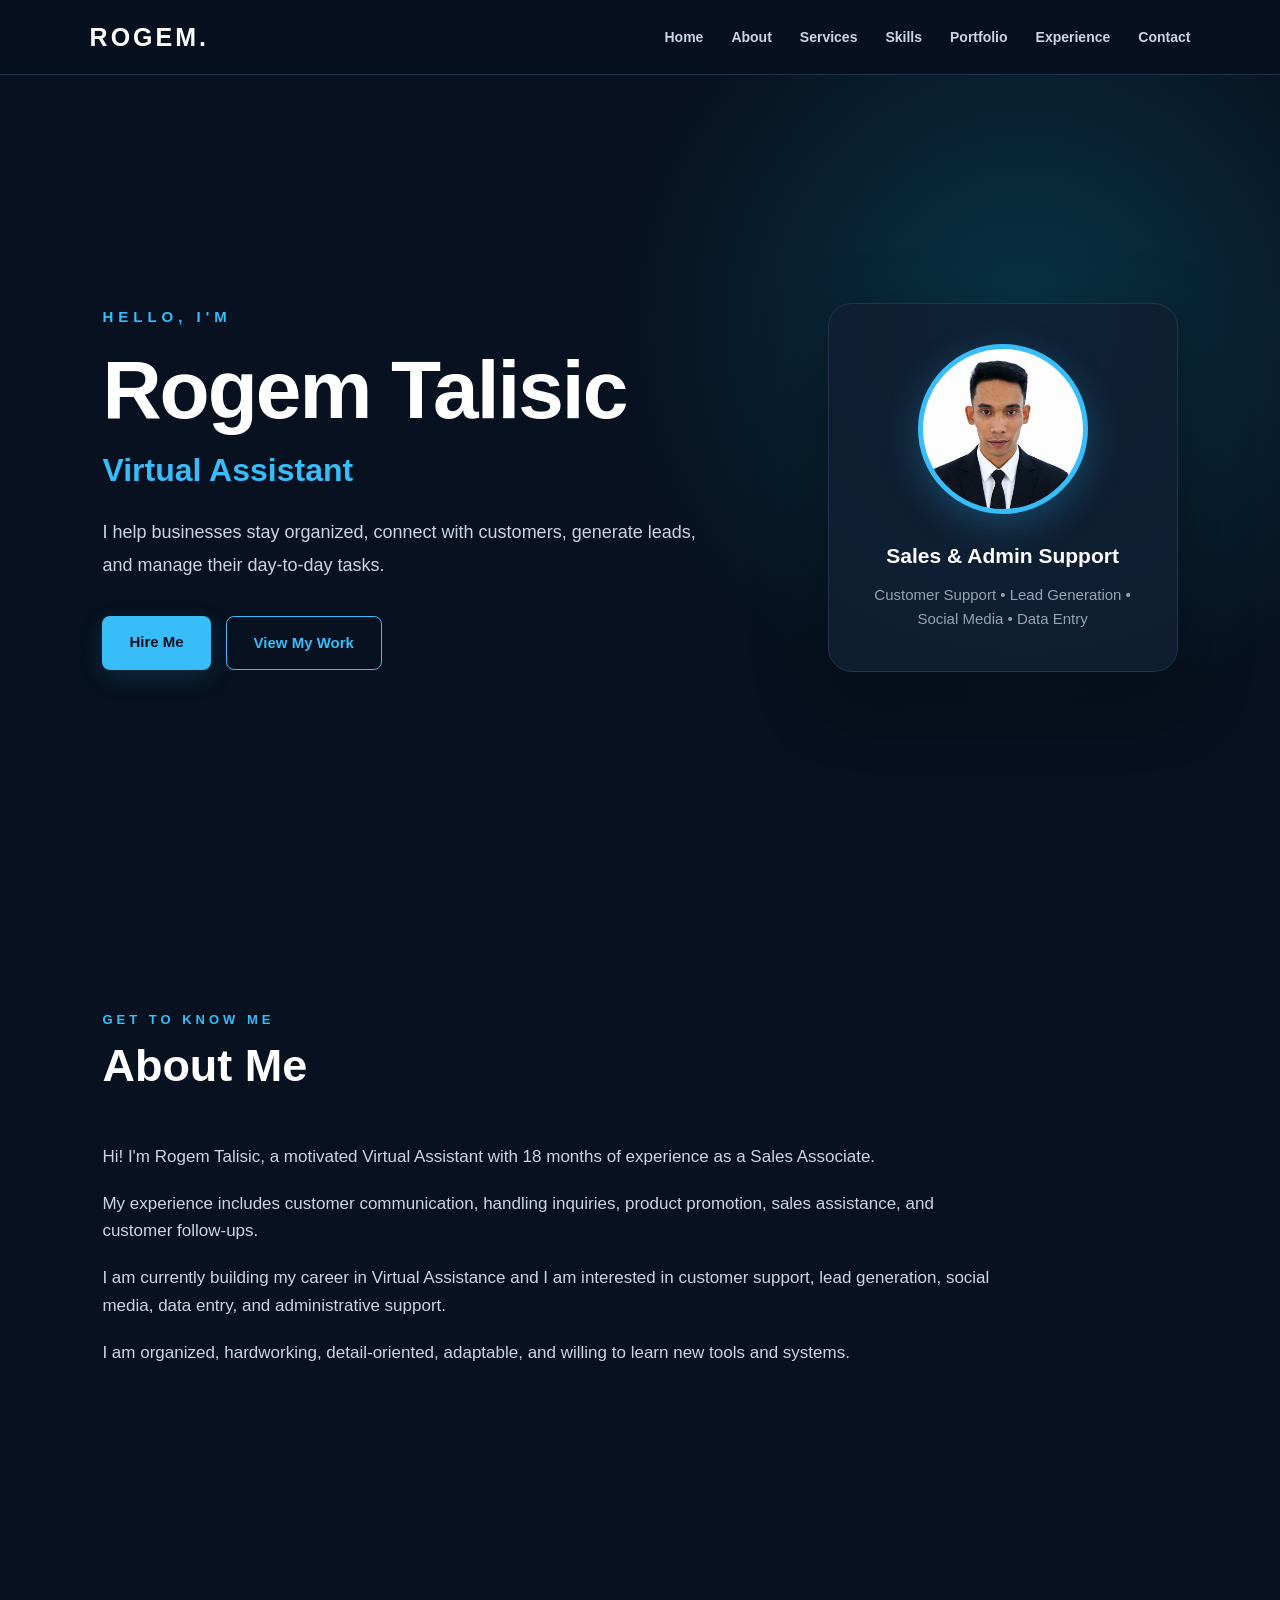
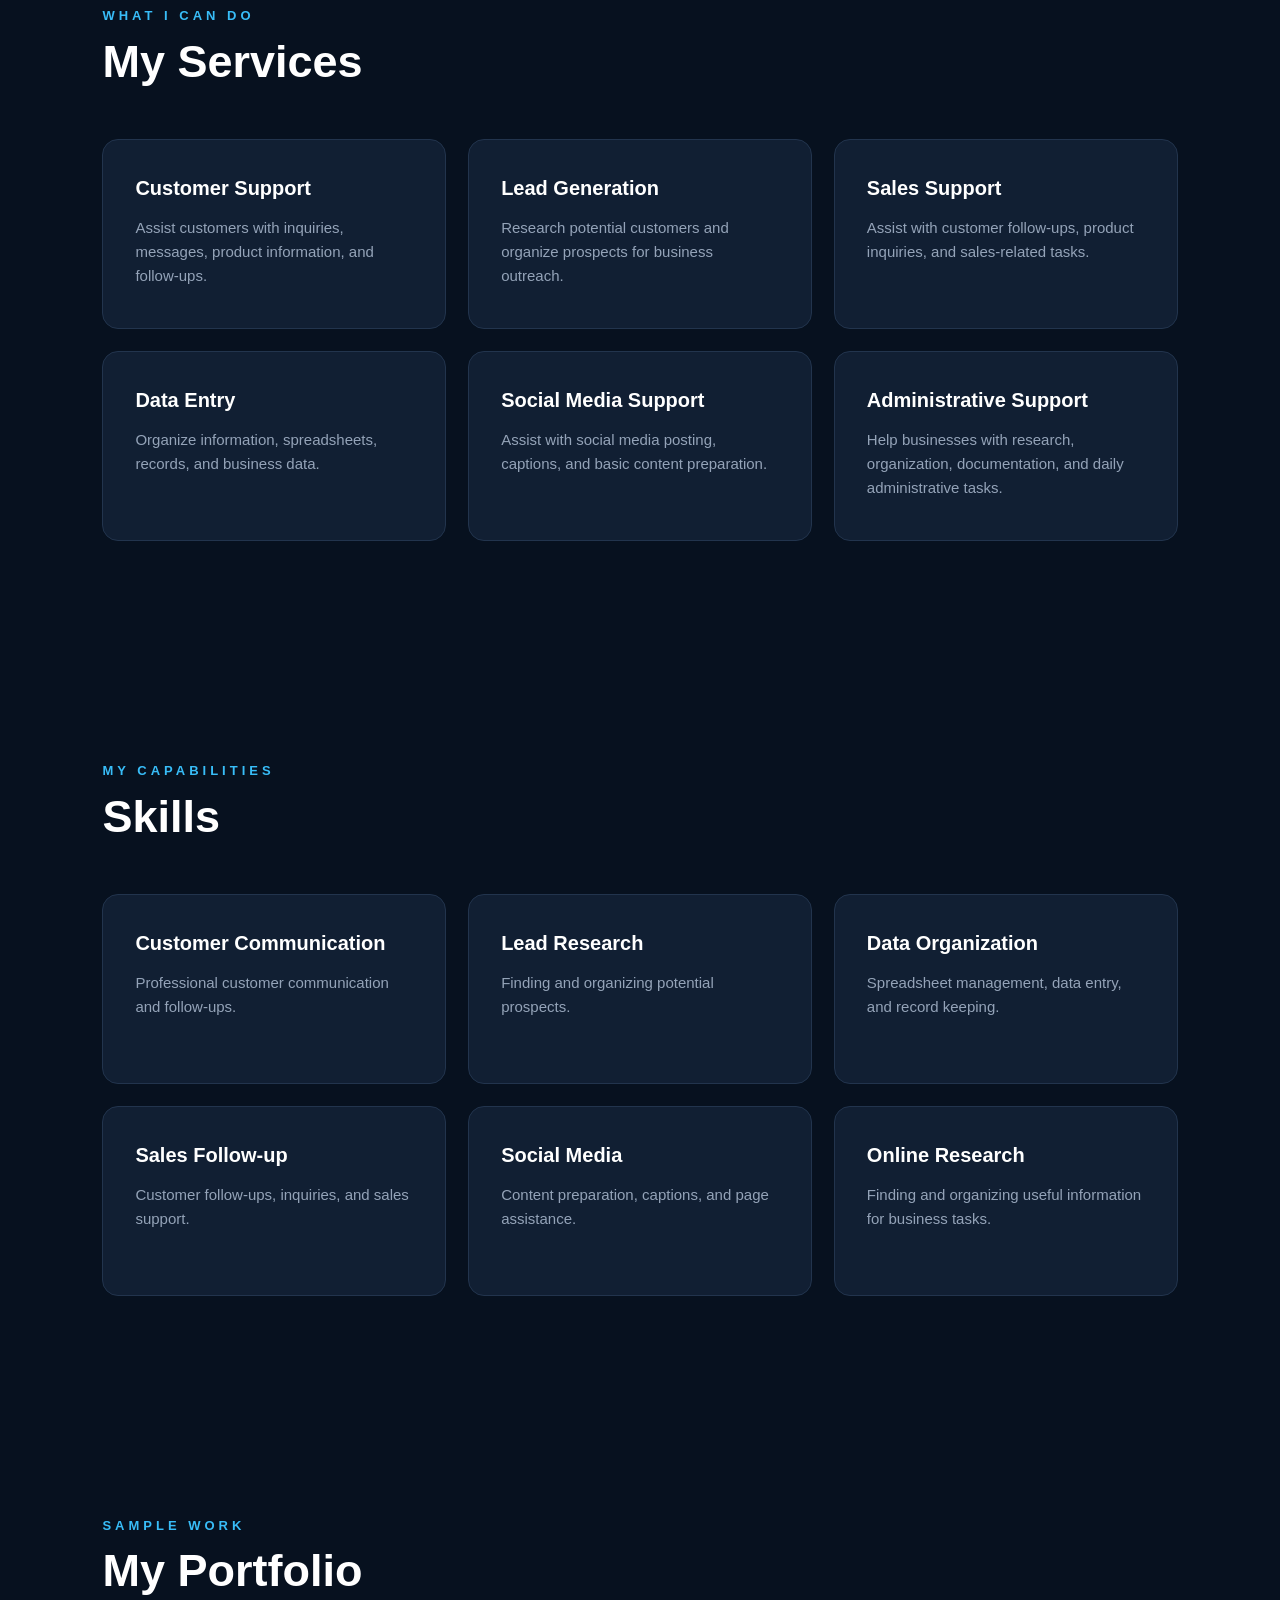
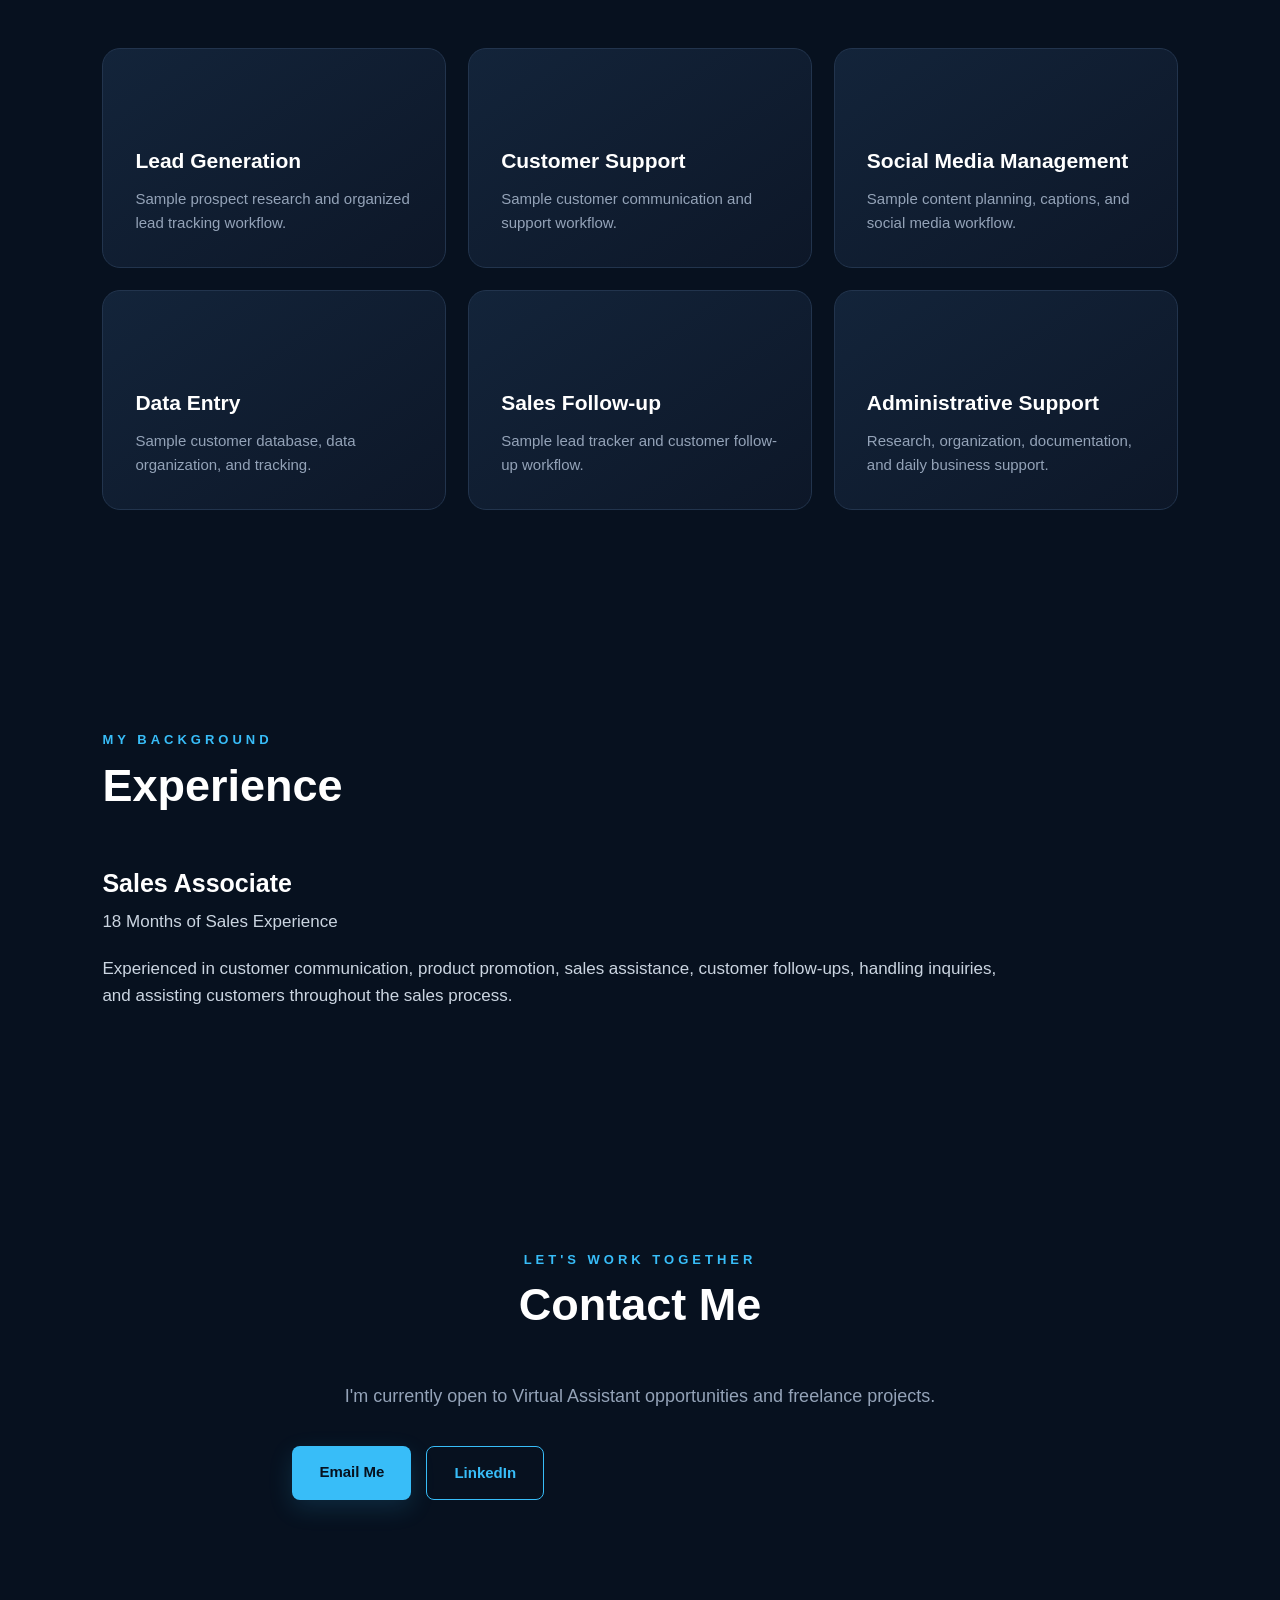
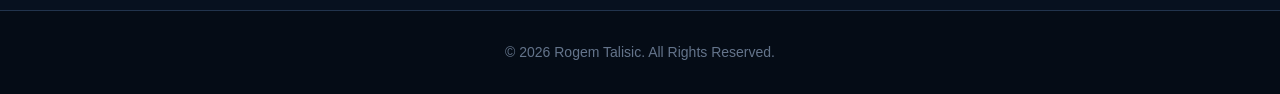
<file: index.html>
<!DOCTYPE html>
<html lang="en">

<head>

    <meta charset="UTF-8">

    <meta name="viewport"
          content="width=device-width, initial-scale=1.0">

    <meta name="description"
          content="Rogem Talisic - Virtual Assistant Portfolio">

    <title>Rogem Talisic | Virtual Assistant</title>

    <link rel="stylesheet" href="style.css">

</head>


<body>


<!-- NAVIGATION -->

<nav>

    <div class="logo">
        ROGEM.
    </div>


    <div class="nav-links">

        <a href="#home">Home</a>

        <a href="#about">About</a>

        <a href="#services">Services</a>

        <a href="#skills">Skills</a>

        <a href="#portfolio">Portfolio</a>

        <a href="#experience">Experience</a>

        <a href="#contact">Contact</a>

    </div>

</nav>



<!-- HERO -->

<section id="home" class="hero">


    <div class="hero-text">

        <p class="small-title">
            HELLO, I'M
        </p>


        <h1>
            Rogem Talisic
        </h1>


        <h2>
            Virtual Assistant
        </h2>


        <p class="description">

            I help businesses stay organized,
            connect with customers, generate leads,
            and manage their day-to-day tasks.

        </p>


        <div class="buttons">

            <a href="#contact"
               class="btn primary">

                Hire Me

            </a>


            <a href="#portfolio"
               class="btn secondary">

                View My Work

            </a>

        </div>

    </div>



    <div class="hero-card">

        <div class="profile-circle">

            <img
                src="images/profile.jpg"
                alt="Rogem Talisic - Virtual Assistant">

        </div>


        <h3>
            Sales & Admin Support
        </h3>


        <p>

            Customer Support •
            Lead Generation •
            Social Media •
            Data Entry

        </p>

    </div>


</section>



<!-- ABOUT -->

<section id="about"
         class="section">


    <div class="section-title">

        <p>
            GET TO KNOW ME
        </p>

        <h2>
            About Me
        </h2>

    </div>


    <div class="about-content">


        <p>

            Hi! I'm Rogem Talisic, a motivated
            Virtual Assistant with 18 months
            of experience as a Sales Associate.

        </p>


        <p>

            My experience includes customer
            communication, handling inquiries,
            product promotion, sales assistance,
            and customer follow-ups.

        </p>


        <p>

            I am currently building my career
            in Virtual Assistance and I am
            interested in customer support,
            lead generation, social media,
            data entry, and administrative support.

        </p>


        <p>

            I am organized, hardworking,
            detail-oriented, adaptable,
            and willing to learn new tools
            and systems.

        </p>


    </div>

</section>



<!-- SERVICES -->

<section id="services"
         class="section">


    <div class="section-title">

        <p>
            WHAT I CAN DO
        </p>

        <h2>
            My Services
        </h2>

    </div>


    <div class="services-grid">


        <div class="service-card">

            <h3>
                Customer Support
            </h3>

            <p>

                Assist customers with inquiries,
                messages, product information,
                and follow-ups.

            </p>

        </div>


        <div class="service-card">

            <h3>
                Lead Generation
            </h3>

            <p>

                Research potential customers
                and organize prospects for
                business outreach.

            </p>

        </div>


        <div class="service-card">

            <h3>
                Sales Support
            </h3>

            <p>

                Assist with customer follow-ups,
                product inquiries, and
                sales-related tasks.

            </p>

        </div>


        <div class="service-card">

            <h3>
                Data Entry
            </h3>

            <p>

                Organize information,
                spreadsheets, records,
                and business data.

            </p>

        </div>


        <div class="service-card">

            <h3>
                Social Media Support
            </h3>

            <p>

                Assist with social media
                posting, captions, and
                basic content preparation.

            </p>

        </div>


        <div class="service-card">

            <h3>
                Administrative Support
            </h3>

            <p>

                Help businesses with research,
                organization, documentation,
                and daily administrative tasks.

            </p>

        </div>


    </div>

</section>



<!-- SKILLS -->

<section id="skills"
         class="section">


    <div class="section-title">

        <p>
            MY CAPABILITIES
        </p>

        <h2>
            Skills
        </h2>

    </div>


    <div class="services-grid">


        <div class="service-card">

            <h3>
                Customer Communication
            </h3>

            <p>
                Professional customer
                communication and follow-ups.
            </p>

        </div>


        <div class="service-card">

            <h3>
                Lead Research
            </h3>

            <p>
                Finding and organizing
                potential prospects.
            </p>

        </div>


        <div class="service-card">

            <h3>
                Data Organization
            </h3>

            <p>
                Spreadsheet management,
                data entry, and record keeping.
            </p>

        </div>


        <div class="service-card">

            <h3>
                Sales Follow-up
            </h3>

            <p>
                Customer follow-ups,
                inquiries, and sales support.
            </p>

        </div>


        <div class="service-card">

            <h3>
                Social Media
            </h3>

            <p>
                Content preparation,
                captions, and page assistance.
            </p>

        </div>


        <div class="service-card">

            <h3>
                Online Research
            </h3>

            <p>
                Finding and organizing useful
                information for business tasks.
            </p>

        </div>


    </div>

</section>



<!-- PORTFOLIO -->

<section id="portfolio"
         class="section">


    <div class="section-title">

        <p>
            SAMPLE WORK
        </p>

        <h2>
            My Portfolio
        </h2>

    </div>


    <div class="portfolio-grid">


        <!-- LEAD GENERATION -->

        <a href="lead-generation.html"
           class="portfolio-card"
           style="text-decoration:none;">

            <h3>
                Lead Generation
            </h3>

            <p>

                Sample prospect research
                and organized lead tracking
                workflow.

            </p>

        </a>



        <!-- CUSTOMER SUPPORT -->

        <a href="customer-support.html"
           class="portfolio-card"
           style="text-decoration:none;">

            <h3>
                Customer Support
            </h3>

            <p>

                Sample customer communication
                and support workflow.

            </p>

        </a>



        <!-- SOCIAL MEDIA -->

        <a href="social-media.html"
           class="portfolio-card"
           style="text-decoration:none;">

            <h3>
                Social Media Management
            </h3>

            <p>

                Sample content planning,
                captions, and social media workflow.

            </p>

        </a>



        <!-- DATA ENTRY -->

        <a href="data-entry.html"
           class="portfolio-card"
           style="text-decoration:none;">

            <h3>
                Data Entry
            </h3>

            <p>

                Sample customer database,
                data organization, and tracking.

            </p>

        </a>



        <!-- SALES FOLLOW-UP -->

        <a href="sales-follow-up.html"
           class="portfolio-card"
           style="text-decoration:none;">

            <h3>
                Sales Follow-up
            </h3>

            <p>

                Sample lead tracker and
                customer follow-up workflow.

            </p>

        </a>



        <!-- ADMIN SUPPORT -->

        <a href="#services"
           class="portfolio-card"
           style="text-decoration:none;">

            <h3>
                Administrative Support
            </h3>

            <p>

                Research, organization,
                documentation, and daily
                business support.

            </p>

        </a>


    </div>

</section>



<!-- EXPERIENCE -->

<section id="experience"
         class="section">


    <div class="section-title">

        <p>
            MY BACKGROUND
        </p>

        <h2>
            Experience
        </h2>

    </div>


    <div class="about-content">


        <h3>
            Sales Associate
        </h3>


        <p>
            18 Months of Sales Experience
        </p>


        <p>

            Experienced in customer communication,
            product promotion, sales assistance,
            customer follow-ups, handling inquiries,
            and assisting customers throughout
            the sales process.

        </p>


    </div>

</section>



<!-- CONTACT -->

<section id="contact"
         class="section contact">


    <div class="section-title">

        <p>
            LET'S WORK TOGETHER
        </p>

        <h2>
            Contact Me
        </h2>

    </div>


    <p>

        I'm currently open to Virtual Assistant
        opportunities and freelance projects.

    </p>


    <div class="buttons">


        <a
            href="mailto:rogemtalisic96@gmail.com"
            class="btn primary">

            Email Me

        </a>


        <a
            href="https://www.linkedin.com/in/rogem-talisic-723a62379"
            target="_blank"
            class="btn secondary">

            LinkedIn

        </a>


    </div>

</section>



<!-- FOOTER -->

<footer>

    <p>
        © 2026 Rogem Talisic. All Rights Reserved.
    </p>

</footer>


</body>

</html>
</file>
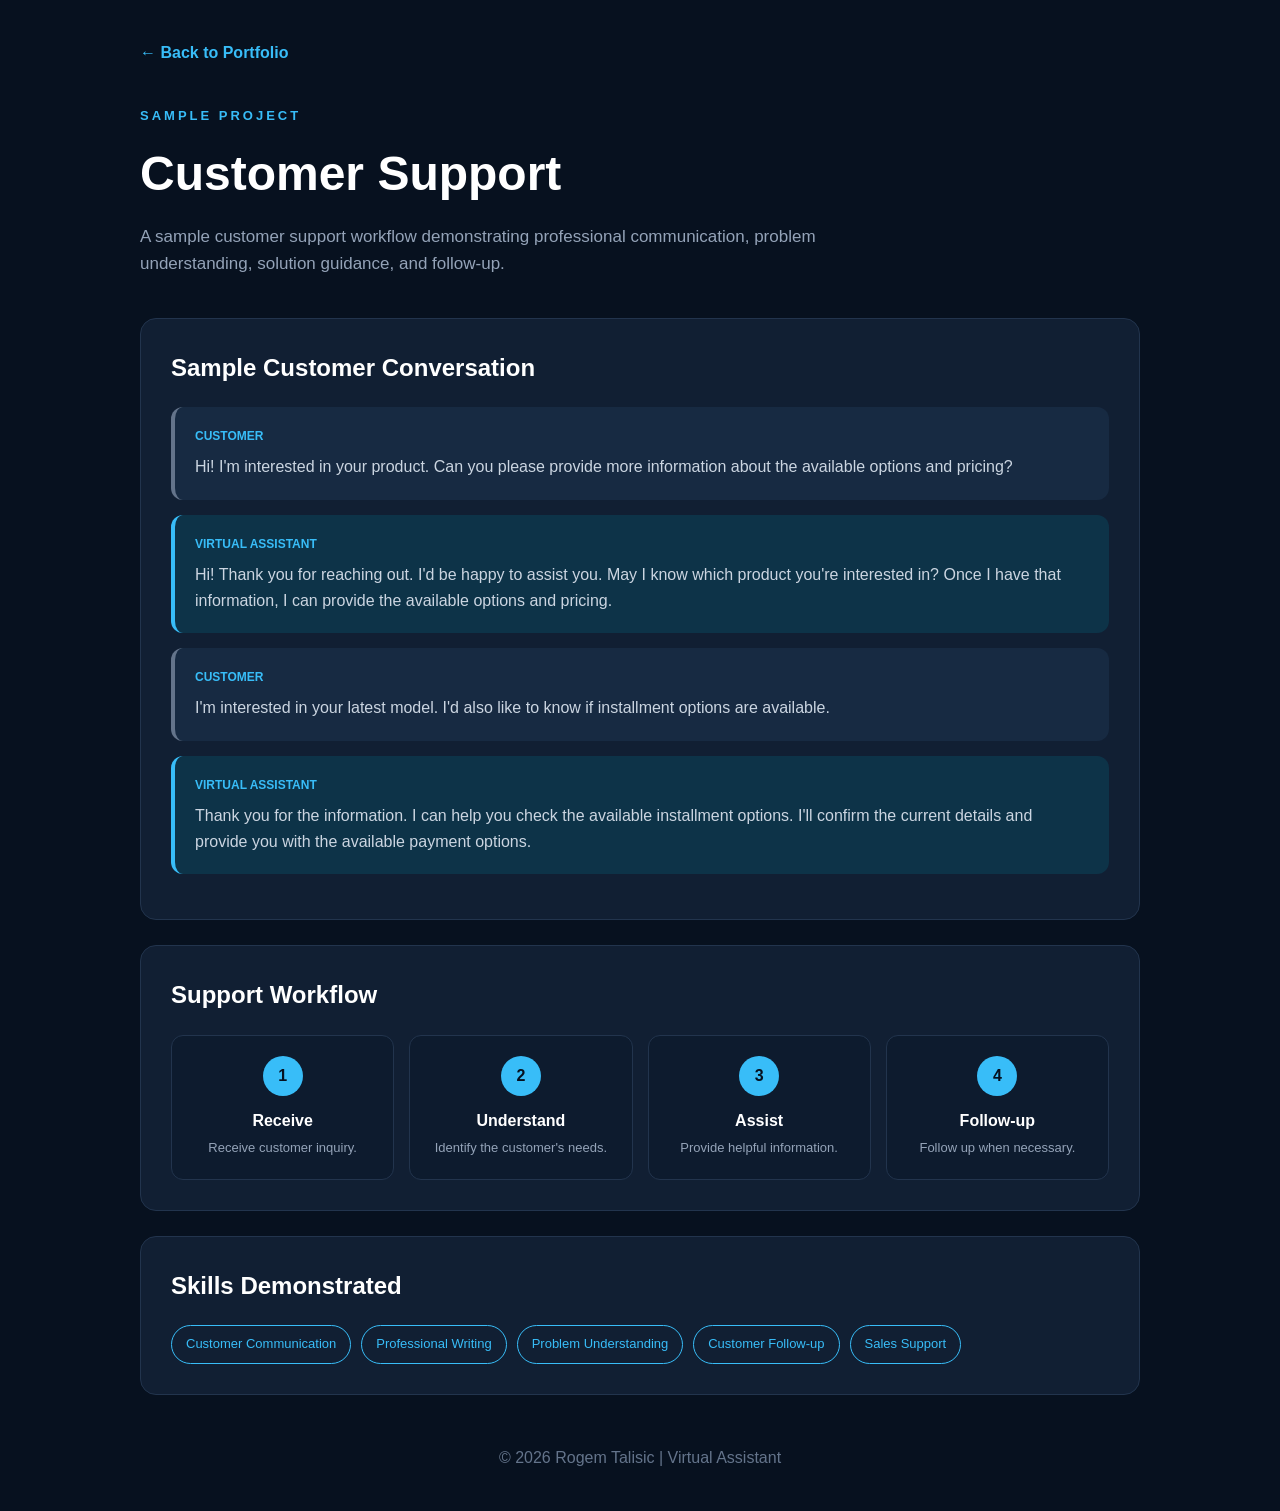
<file: customer-support.html>
<!DOCTYPE html>
<html lang="en">

<head>

    <meta charset="UTF-8">

    <meta name="viewport"
          content="width=device-width, initial-scale=1.0">

    <title>Customer Support Sample | Rogem Talisic</title>

    <style>

        * {
            margin: 0;
            padding: 0;
            box-sizing: border-box;
        }

        body {
            font-family: Arial, sans-serif;
            background: #07111f;
            color: #ffffff;
            line-height: 1.6;
            padding: 40px 6%;
        }

        .container {
            max-width: 1000px;
            margin: auto;
        }

        .back {
            display: inline-block;
            margin-bottom: 40px;
            color: #38bdf8;
            text-decoration: none;
            font-weight: bold;
        }

        .back:hover {
            text-decoration: underline;
        }

        .label {
            color: #38bdf8;
            font-size: 13px;
            font-weight: bold;
            letter-spacing: 3px;
        }

        h1 {
            font-size: 48px;
            margin: 10px 0;
        }

        .intro {
            color: #94a3b8;
            max-width: 750px;
            font-size: 17px;
            margin-bottom: 40px;
        }

        .card {
            background: #111f33;
            border: 1px solid #22344d;
            border-radius: 16px;
            padding: 30px;
            margin-bottom: 25px;
        }

        h2 {
            margin-bottom: 20px;
        }

        .message {
            padding: 20px;
            border-radius: 12px;
            margin-bottom: 15px;
        }

        .customer {
            background: #172a42;
            border-left: 4px solid #64748b;
        }

        .va {
            background: #0d3348;
            border-left: 4px solid #38bdf8;
        }

        .label-small {
            color: #38bdf8;
            font-size: 12px;
            font-weight: bold;
            text-transform: uppercase;
            margin-bottom: 8px;
        }

        .message p {
            color: #cbd5e1;
        }

        .workflow {
            display: grid;
            grid-template-columns: repeat(4, 1fr);
            gap: 15px;
        }

        .step {
            background: #0d1b2e;
            border: 1px solid #22344d;
            padding: 20px;
            border-radius: 12px;
            text-align: center;
        }

        .number {
            width: 40px;
            height: 40px;
            margin: 0 auto 12px;

            display: flex;
            align-items: center;
            justify-content: center;

            border-radius: 50%;

            background: #38bdf8;
            color: #06111f;

            font-weight: bold;
        }

        .step h3 {
            font-size: 16px;
            margin-bottom: 5px;
        }

        .step p {
            color: #94a3b8;
            font-size: 13px;
        }

        .skills {
            display: flex;
            flex-wrap: wrap;
            gap: 10px;
        }

        .skill {
            padding: 8px 14px;
            border: 1px solid #38bdf8;
            border-radius: 20px;
            color: #38bdf8;
            font-size: 13px;
        }

        .footer {
            text-align: center;
            color: #64748b;
            margin-top: 50px;
        }

        @media (max-width: 700px) {

            body {
                padding: 25px 5%;
            }

            h1 {
                font-size: 38px;
            }

            .workflow {
                grid-template-columns: 1fr 1fr;
            }

        }

        @media (max-width: 450px) {

            .workflow {
                grid-template-columns: 1fr;
            }

        }

    </style>

</head>


<body>


<div class="container">


    <a href="index.html" class="back">
        ← Back to Portfolio
    </a>


    <p class="label">
        SAMPLE PROJECT
    </p>


    <h1>
        Customer Support
    </h1>


    <p class="intro">

        A sample customer support workflow demonstrating
        professional communication, problem understanding,
        solution guidance, and follow-up.

    </p>



    <!-- Conversation -->

    <div class="card">

        <h2>
            Sample Customer Conversation
        </h2>


        <div class="message customer">

            <div class="label-small">
                Customer
            </div>

            <p>

                Hi! I'm interested in your product.
                Can you please provide more information
                about the available options and pricing?

            </p>

        </div>


        <div class="message va">

            <div class="label-small">
                Virtual Assistant
            </div>

            <p>

                Hi! Thank you for reaching out.
                I'd be happy to assist you. May I know
                which product you're interested in?
                Once I have that information, I can provide
                the available options and pricing.

            </p>

        </div>


        <div class="message customer">

            <div class="label-small">
                Customer
            </div>

            <p>

                I'm interested in your latest model.
                I'd also like to know if installment options
                are available.

            </p>

        </div>


        <div class="message va">

            <div class="label-small">
                Virtual Assistant
            </div>

            <p>

                Thank you for the information.
                I can help you check the available
                installment options. I'll confirm the
                current details and provide you with
                the available payment options.

            </p>

        </div>

    </div>



    <!-- Workflow -->

    <div class="card">

        <h2>
            Support Workflow
        </h2>


        <div class="workflow">


            <div class="step">

                <div class="number">
                    1
                </div>

                <h3>
                    Receive
                </h3>

                <p>
                    Receive customer inquiry.
                </p>

            </div>


            <div class="step">

                <div class="number">
                    2
                </div>

                <h3>
                    Understand
                </h3>

                <p>
                    Identify the customer's needs.
                </p>

            </div>


            <div class="step">

                <div class="number">
                    3
                </div>

                <h3>
                    Assist
                </h3>

                <p>
                    Provide helpful information.
                </p>

            </div>


            <div class="step">

                <div class="number">
                    4
                </div>

                <h3>
                    Follow-up
                </h3>

                <p>
                    Follow up when necessary.
                </p>

            </div>


        </div>

    </div>



    <!-- Skills -->

    <div class="card">

        <h2>
            Skills Demonstrated
        </h2>


        <div class="skills">

            <span class="skill">
                Customer Communication
            </span>

            <span class="skill">
                Professional Writing
            </span>

            <span class="skill">
                Problem Understanding
            </span>

            <span class="skill">
                Customer Follow-up
            </span>

            <span class="skill">
                Sales Support
            </span>

        </div>

    </div>



    <!-- Footer -->

    <div class="footer">

        <p>
            © 2026 Rogem Talisic | Virtual Assistant
        </p>

    </div>


</div>


</body>

</html>
</file>
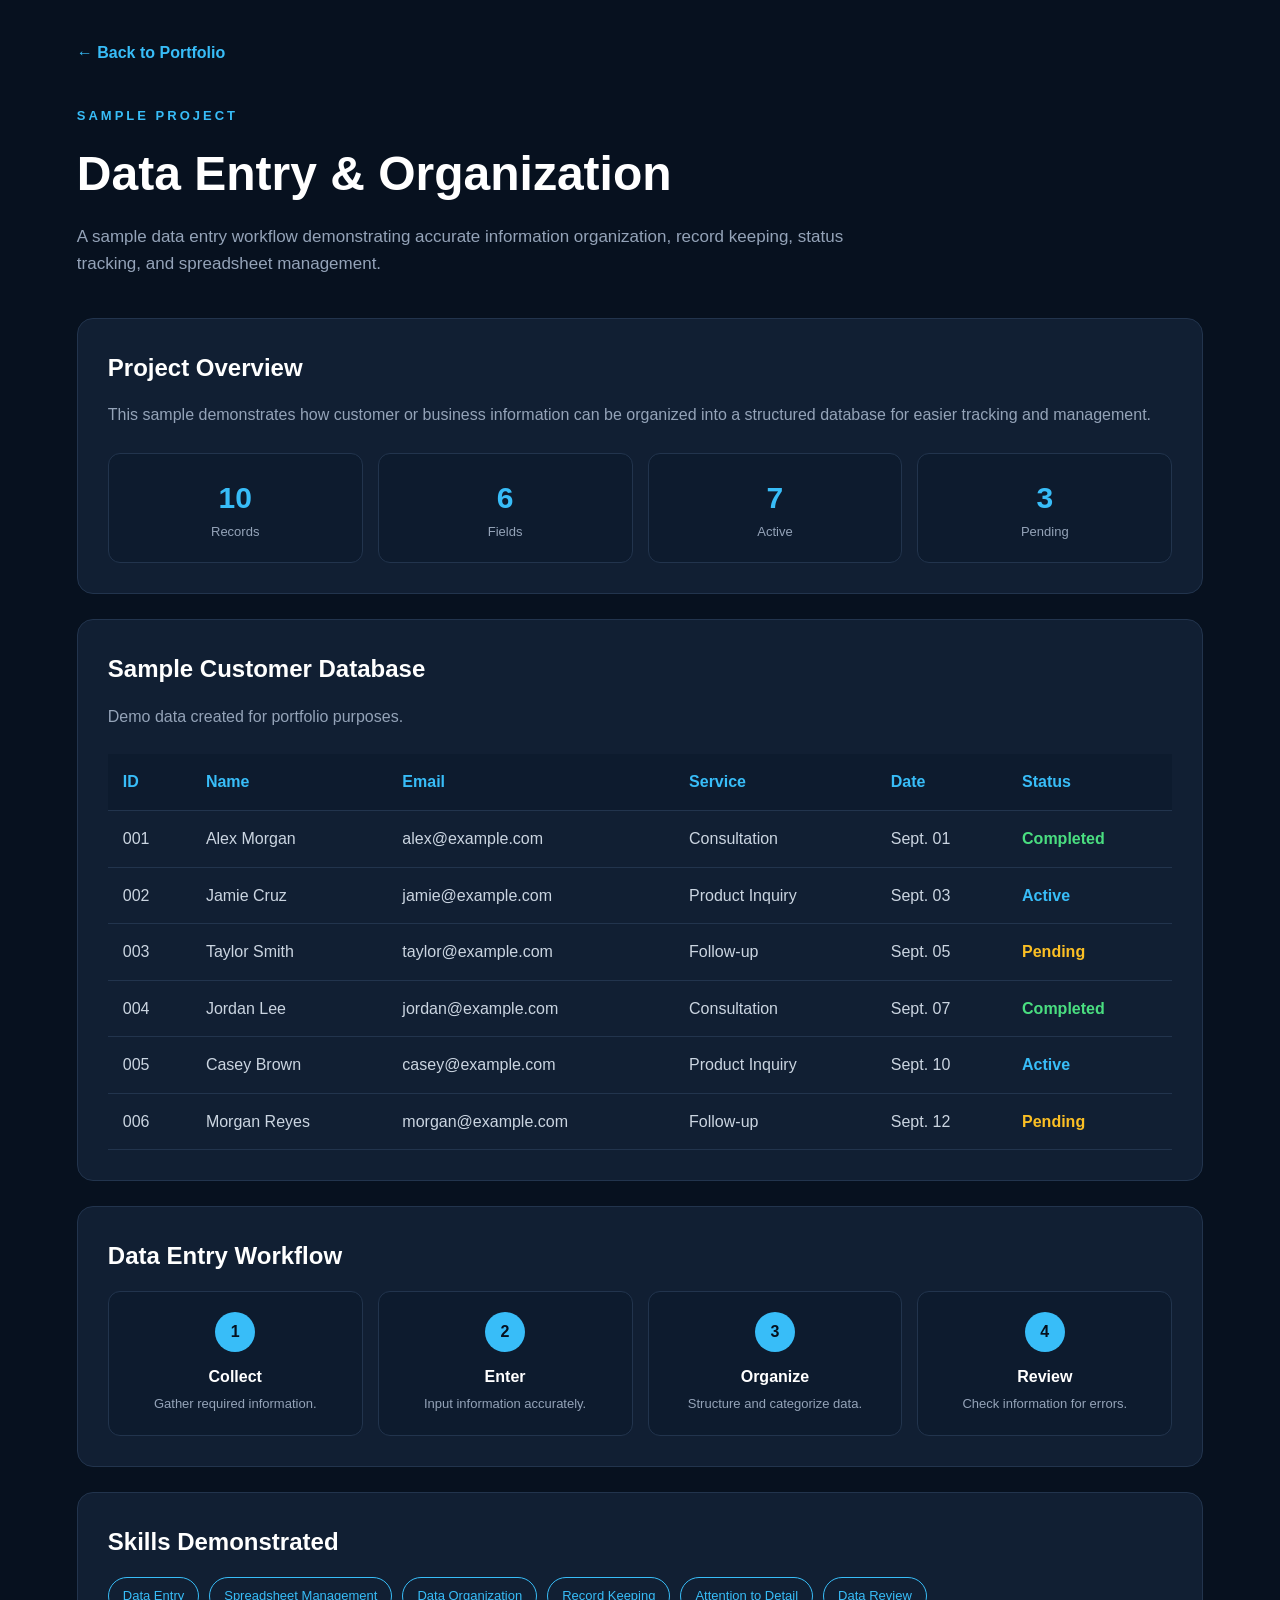
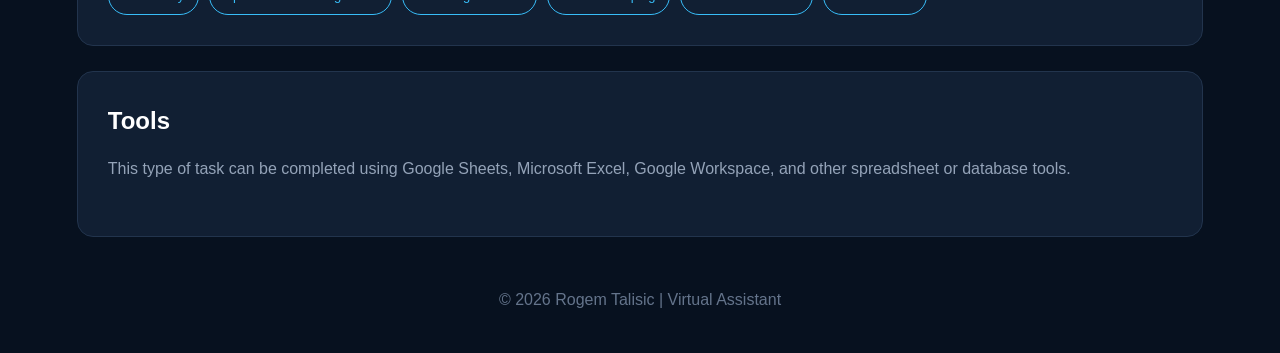
<file: data-entry.html>
<!DOCTYPE html>
<html lang="en">

<head>

    <meta charset="UTF-8">

    <meta name="viewport"
          content="width=device-width, initial-scale=1.0">

    <title>Data Entry Sample | Rogem Talisic</title>

    <style>

        * {
            margin: 0;
            padding: 0;
            box-sizing: border-box;
        }

        body {
            font-family: Arial, sans-serif;
            background: #07111f;
            color: #ffffff;
            line-height: 1.6;
            padding: 40px 6%;
        }

        .container {
            max-width: 1150px;
            margin: auto;
        }

        .back {
            display: inline-block;
            margin-bottom: 40px;
            color: #38bdf8;
            text-decoration: none;
            font-weight: bold;
        }

        .back:hover {
            text-decoration: underline;
        }

        .label {
            color: #38bdf8;
            font-size: 13px;
            font-weight: bold;
            letter-spacing: 3px;
        }

        h1 {
            font-size: 48px;
            margin: 10px 0;
        }

        .intro {
            color: #94a3b8;
            max-width: 800px;
            font-size: 17px;
            margin-bottom: 40px;
        }

        .card {
            background: #111f33;
            border: 1px solid #22344d;
            border-radius: 16px;
            padding: 30px;
            margin-bottom: 25px;
        }

        h2 {
            margin-bottom: 15px;
        }

        .description {
            color: #94a3b8;
            margin-bottom: 25px;
        }

        .table-wrapper {
            overflow-x: auto;
        }

        table {
            width: 100%;
            min-width: 850px;
            border-collapse: collapse;
        }

        th,
        td {
            padding: 15px;
            text-align: left;
            border-bottom: 1px solid #22344d;
        }

        th {
            color: #38bdf8;
            background: #0d1b2e;
        }

        td {
            color: #cbd5e1;
        }

        .active {
            color: #38bdf8;
            font-weight: bold;
        }

        .pending {
            color: #fbbf24;
            font-weight: bold;
        }

        .completed {
            color: #4ade80;
            font-weight: bold;
        }

        .stats {
            display: grid;
            grid-template-columns: repeat(4, 1fr);
            gap: 15px;
            margin-top: 25px;
        }

        .stat {
            background: #0d1b2e;
            border: 1px solid #22344d;
            border-radius: 12px;
            padding: 20px;
            text-align: center;
        }

        .stat-number {
            color: #38bdf8;
            font-size: 30px;
            font-weight: bold;
        }

        .stat-label {
            color: #94a3b8;
            font-size: 13px;
        }

        .skills {
            display: flex;
            flex-wrap: wrap;
            gap: 10px;
        }

        .skill {
            padding: 8px 14px;
            border: 1px solid #38bdf8;
            border-radius: 20px;
            color: #38bdf8;
            font-size: 13px;
        }

        .workflow {
            display: grid;
            grid-template-columns: repeat(4, 1fr);
            gap: 15px;
        }

        .step {
            background: #0d1b2e;
            border: 1px solid #22344d;
            padding: 20px;
            border-radius: 12px;
            text-align: center;
        }

        .number {
            width: 40px;
            height: 40px;
            margin: 0 auto 12px;

            display: flex;
            align-items: center;
            justify-content: center;

            border-radius: 50%;

            background: #38bdf8;
            color: #06111f;

            font-weight: bold;
        }

        .step h3 {
            font-size: 16px;
            margin-bottom: 5px;
        }

        .step p {
            color: #94a3b8;
            font-size: 13px;
        }

        .footer {
            text-align: center;
            color: #64748b;
            margin-top: 50px;
        }

        @media (max-width: 800px) {

            .stats {
                grid-template-columns: repeat(2, 1fr);
            }

            .workflow {
                grid-template-columns: repeat(2, 1fr);
            }

            h1 {
                font-size: 40px;
            }

        }

        @media (max-width: 500px) {

            body {
                padding: 25px 5%;
            }

            .stats {
                grid-template-columns: 1fr 1fr;
            }

            .workflow {
                grid-template-columns: 1fr;
            }

        }

    </style>

</head>


<body>


<div class="container">


    <a href="index.html" class="back">
        ← Back to Portfolio
    </a>


    <p class="label">
        SAMPLE PROJECT
    </p>


    <h1>
        Data Entry & Organization
    </h1>


    <p class="intro">

        A sample data entry workflow demonstrating
        accurate information organization, record keeping,
        status tracking, and spreadsheet management.

    </p>



    <!-- OVERVIEW -->

    <div class="card">

        <h2>
            Project Overview
        </h2>

        <p class="description">

            This sample demonstrates how customer or
            business information can be organized into
            a structured database for easier tracking
            and management.

        </p>


        <div class="stats">

            <div class="stat">

                <div class="stat-number">
                    10
                </div>

                <div class="stat-label">
                    Records
                </div>

            </div>


            <div class="stat">

                <div class="stat-number">
                    6
                </div>

                <div class="stat-label">
                    Fields
                </div>

            </div>


            <div class="stat">

                <div class="stat-number">
                    7
                </div>

                <div class="stat-label">
                    Active
                </div>

            </div>


            <div class="stat">

                <div class="stat-number">
                    3
                </div>

                <div class="stat-label">
                    Pending
                </div>

            </div>

        </div>

    </div>



    <!-- DATA TABLE -->

    <div class="card">

        <h2>
            Sample Customer Database
        </h2>


        <p class="description">

            Demo data created for portfolio purposes.

        </p>


        <div class="table-wrapper">

            <table>

                <thead>

                    <tr>

                        <th>
                            ID
                        </th>

                        <th>
                            Name
                        </th>

                        <th>
                            Email
                        </th>

                        <th>
                            Service
                        </th>

                        <th>
                            Date
                        </th>

                        <th>
                            Status
                        </th>

                    </tr>

                </thead>


                <tbody>

                    <tr>

                        <td>
                            001
                        </td>

                        <td>
                            Alex Morgan
                        </td>

                        <td>
                            alex@example.com
                        </td>

                        <td>
                            Consultation
                        </td>

                        <td>
                            Sept. 01
                        </td>

                        <td class="completed">
                            Completed
                        </td>

                    </tr>


                    <tr>

                        <td>
                            002
                        </td>

                        <td>
                            Jamie Cruz
                        </td>

                        <td>
                            jamie@example.com
                        </td>

                        <td>
                            Product Inquiry
                        </td>

                        <td>
                            Sept. 03
                        </td>

                        <td class="active">
                            Active
                        </td>

                    </tr>


                    <tr>

                        <td>
                            003
                        </td>

                        <td>
                            Taylor Smith
                        </td>

                        <td>
                            taylor@example.com
                        </td>

                        <td>
                            Follow-up
                        </td>

                        <td>
                            Sept. 05
                        </td>

                        <td class="pending">
                            Pending
                        </td>

                    </tr>


                    <tr>

                        <td>
                            004
                        </td>

                        <td>
                            Jordan Lee
                        </td>

                        <td>
                            jordan@example.com
                        </td>

                        <td>
                            Consultation
                        </td>

                        <td>
                            Sept. 07
                        </td>

                        <td class="completed">
                            Completed
                        </td>

                    </tr>


                    <tr>

                        <td>
                            005
                        </td>

                        <td>
                            Casey Brown
                        </td>

                        <td>
                            casey@example.com
                        </td>

                        <td>
                            Product Inquiry
                        </td>

                        <td>
                            Sept. 10
                        </td>

                        <td class="active">
                            Active
                        </td>

                    </tr>


                    <tr>

                        <td>
                            006
                        </td>

                        <td>
                            Morgan Reyes
                        </td>

                        <td>
                            morgan@example.com
                        </td>

                        <td>
                            Follow-up
                        </td>

                        <td>
                            Sept. 12
                        </td>

                        <td class="pending">
                            Pending
                        </td>

                    </tr>


                </tbody>

            </table>

        </div>

    </div>



    <!-- WORKFLOW -->

    <div class="card">

        <h2>
            Data Entry Workflow
        </h2>


        <div class="workflow">


            <div class="step">

                <div class="number">
                    1
                </div>

                <h3>
                    Collect
                </h3>

                <p>
                    Gather required information.
                </p>

            </div>


            <div class="step">

                <div class="number">
                    2
                </div>

                <h3>
                    Enter
                </h3>

                <p>
                    Input information accurately.
                </p>

            </div>


            <div class="step">

                <div class="number">
                    3
                </div>

                <h3>
                    Organize
                </h3>

                <p>
                    Structure and categorize data.
                </p>

            </div>


            <div class="step">

                <div class="number">
                    4
                </div>

                <h3>
                    Review
                </h3>

                <p>
                    Check information for errors.
                </p>

            </div>


        </div>

    </div>



    <!-- SKILLS -->

    <div class="card">

        <h2>
            Skills Demonstrated
        </h2>


        <div class="skills">

            <span class="skill">
                Data Entry
            </span>

            <span class="skill">
                Spreadsheet Management
            </span>

            <span class="skill">
                Data Organization
            </span>

            <span class="skill">
                Record Keeping
            </span>

            <span class="skill">
                Attention to Detail
            </span>

            <span class="skill">
                Data Review
            </span>

        </div>

    </div>



    <!-- TOOLS -->

    <div class="card">

        <h2>
            Tools
        </h2>

        <p class="description">

            This type of task can be completed using
            Google Sheets, Microsoft Excel, Google Workspace,
            and other spreadsheet or database tools.

        </p>

    </div>



    <div class="footer">

        <p>
            © 2026 Rogem Talisic | Virtual Assistant
        </p>

    </div>


</div>


</body>

</html>
</file>
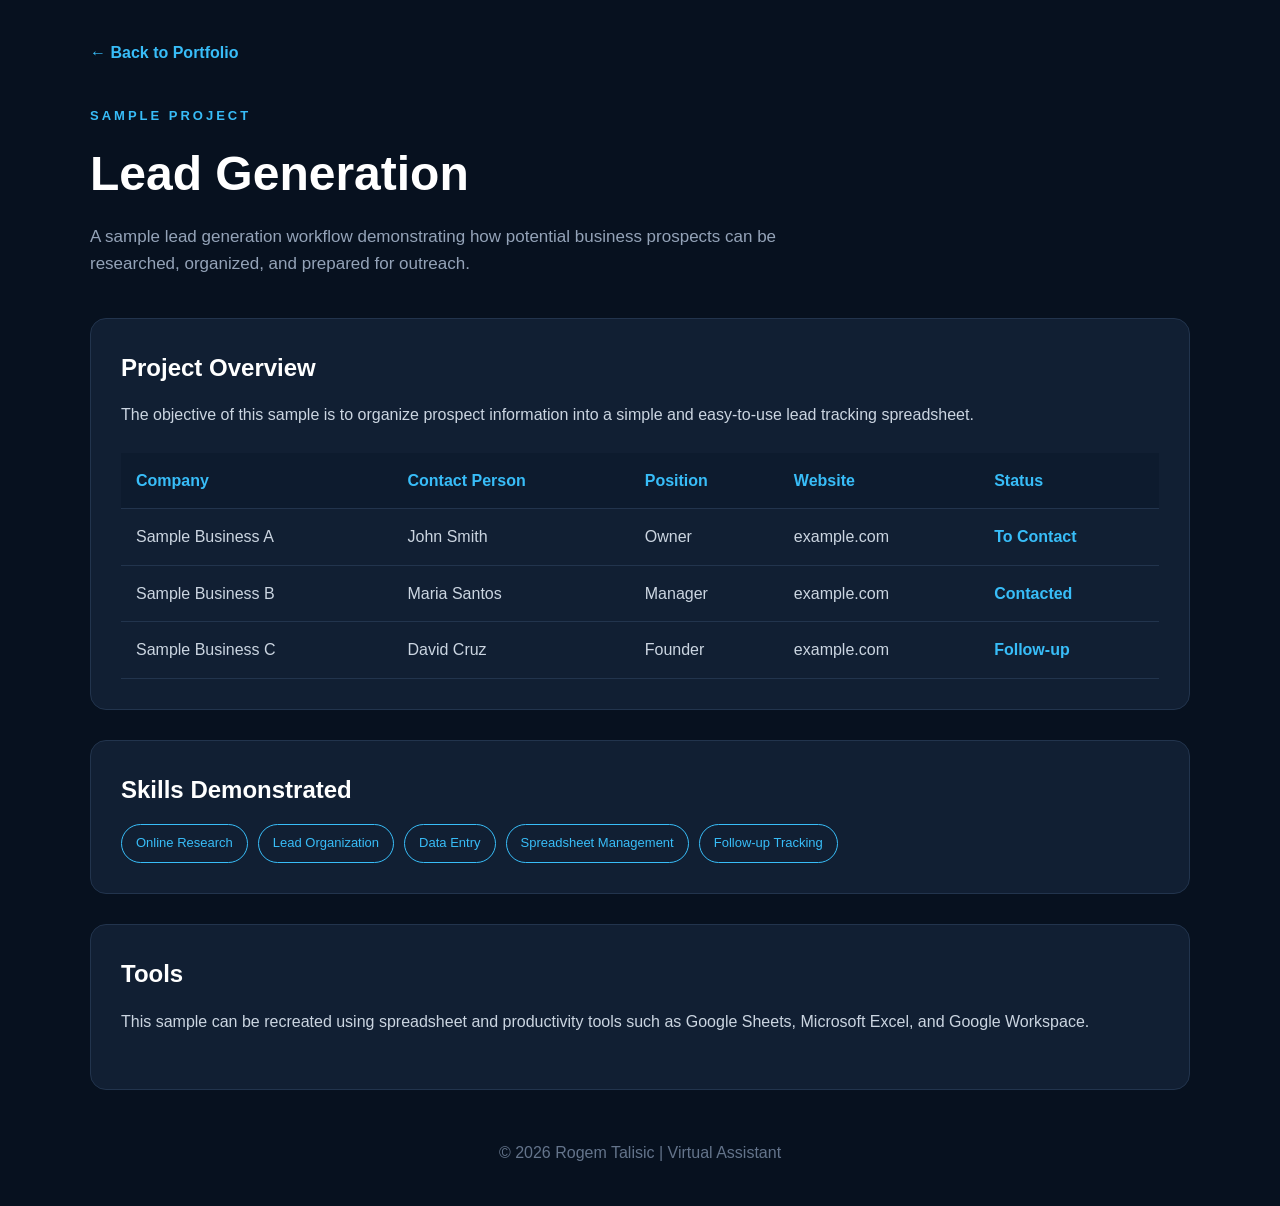
<file: lead-generation.html>
<!DOCTYPE html>
<html lang="en">

<head>

    <meta charset="UTF-8">

    <meta name="viewport"
          content="width=device-width, initial-scale=1.0">

    <title>Lead Generation Sample | Rogem Talisic</title>

    <style>

        * {
            margin: 0;
            padding: 0;
            box-sizing: border-box;
        }

        body {
            font-family: Arial, sans-serif;
            background: #07111f;
            color: white;
            line-height: 1.6;
            padding: 40px 6%;
        }

        .container {
            max-width: 1100px;
            margin: auto;
        }

        .back {
            display: inline-block;
            margin-bottom: 40px;
            color: #38bdf8;
            text-decoration: none;
            font-weight: bold;
        }

        .back:hover {
            text-decoration: underline;
        }

        .header {
            margin-bottom: 40px;
        }

        .label {
            color: #38bdf8;
            font-size: 13px;
            font-weight: bold;
            letter-spacing: 3px;
        }

        h1 {
            font-size: 48px;
            margin: 10px 0;
        }

        .intro {
            color: #94a3b8;
            max-width: 750px;
            font-size: 17px;
        }

        .card {
            background: #111f33;
            border: 1px solid #22344d;
            border-radius: 16px;
            padding: 30px;
            margin-bottom: 30px;
        }

        h2 {
            margin-bottom: 15px;
        }

        .description {
            color: #cbd5e1;
            margin-bottom: 25px;
        }

        .table-wrapper {
            overflow-x: auto;
        }

        table {
            width: 100%;
            border-collapse: collapse;
            min-width: 700px;
        }

        th,
        td {
            padding: 15px;
            text-align: left;
            border-bottom: 1px solid #22344d;
        }

        th {
            color: #38bdf8;
            background: #0d1b2e;
        }

        td {
            color: #cbd5e1;
        }

        .status {
            color: #38bdf8;
            font-weight: bold;
        }

        .skills {
            display: flex;
            flex-wrap: wrap;
            gap: 10px;
        }

        .skill {
            padding: 8px 14px;
            border: 1px solid #38bdf8;
            border-radius: 20px;
            color: #38bdf8;
            font-size: 13px;
        }

        .footer {
            text-align: center;
            color: #64748b;
            margin-top: 50px;
        }

    </style>

</head>


<body>

<div class="container">


    <a href="index.html" class="back">
        ← Back to Portfolio
    </a>


    <div class="header">

        <p class="label">
            SAMPLE PROJECT
        </p>

        <h1>
            Lead Generation
        </h1>

        <p class="intro">
            A sample lead generation workflow demonstrating
            how potential business prospects can be researched,
            organized, and prepared for outreach.
        </p>

    </div>


    <div class="card">

        <h2>
            Project Overview
        </h2>

        <p class="description">
            The objective of this sample is to organize
            prospect information into a simple and easy-to-use
            lead tracking spreadsheet.
        </p>


        <div class="table-wrapper">

            <table>

                <thead>

                    <tr>

                        <th>
                            Company
                        </th>

                        <th>
                            Contact Person
                        </th>

                        <th>
                            Position
                        </th>

                        <th>
                            Website
                        </th>

                        <th>
                            Status
                        </th>

                    </tr>

                </thead>


                <tbody>

                    <tr>

                        <td>
                            Sample Business A
                        </td>

                        <td>
                            John Smith
                        </td>

                        <td>
                            Owner
                        </td>

                        <td>
                            example.com
                        </td>

                        <td class="status">
                            To Contact
                        </td>

                    </tr>


                    <tr>

                        <td>
                            Sample Business B
                        </td>

                        <td>
                            Maria Santos
                        </td>

                        <td>
                            Manager
                        </td>

                        <td>
                            example.com
                        </td>

                        <td class="status">
                            Contacted
                        </td>

                    </tr>


                    <tr>

                        <td>
                            Sample Business C
                        </td>

                        <td>
                            David Cruz
                        </td>

                        <td>
                            Founder
                        </td>

                        <td>
                            example.com
                        </td>

                        <td class="status">
                            Follow-up
                        </td>

                    </tr>


                </tbody>

            </table>

        </div>

    </div>


    <div class="card">

        <h2>
            Skills Demonstrated
        </h2>

        <div class="skills">

            <span class="skill">
                Online Research
            </span>

            <span class="skill">
                Lead Organization
            </span>

            <span class="skill">
                Data Entry
            </span>

            <span class="skill">
                Spreadsheet Management
            </span>

            <span class="skill">
                Follow-up Tracking
            </span>

        </div>

    </div>


    <div class="card">

        <h2>
            Tools
        </h2>

        <p class="description">
            This sample can be recreated using spreadsheet
            and productivity tools such as Google Sheets,
            Microsoft Excel, and Google Workspace.
        </p>

    </div>


    <div class="footer">

        <p>
            © 2026 Rogem Talisic | Virtual Assistant
        </p>

    </div>


</div>

</body>

</html>
</file>
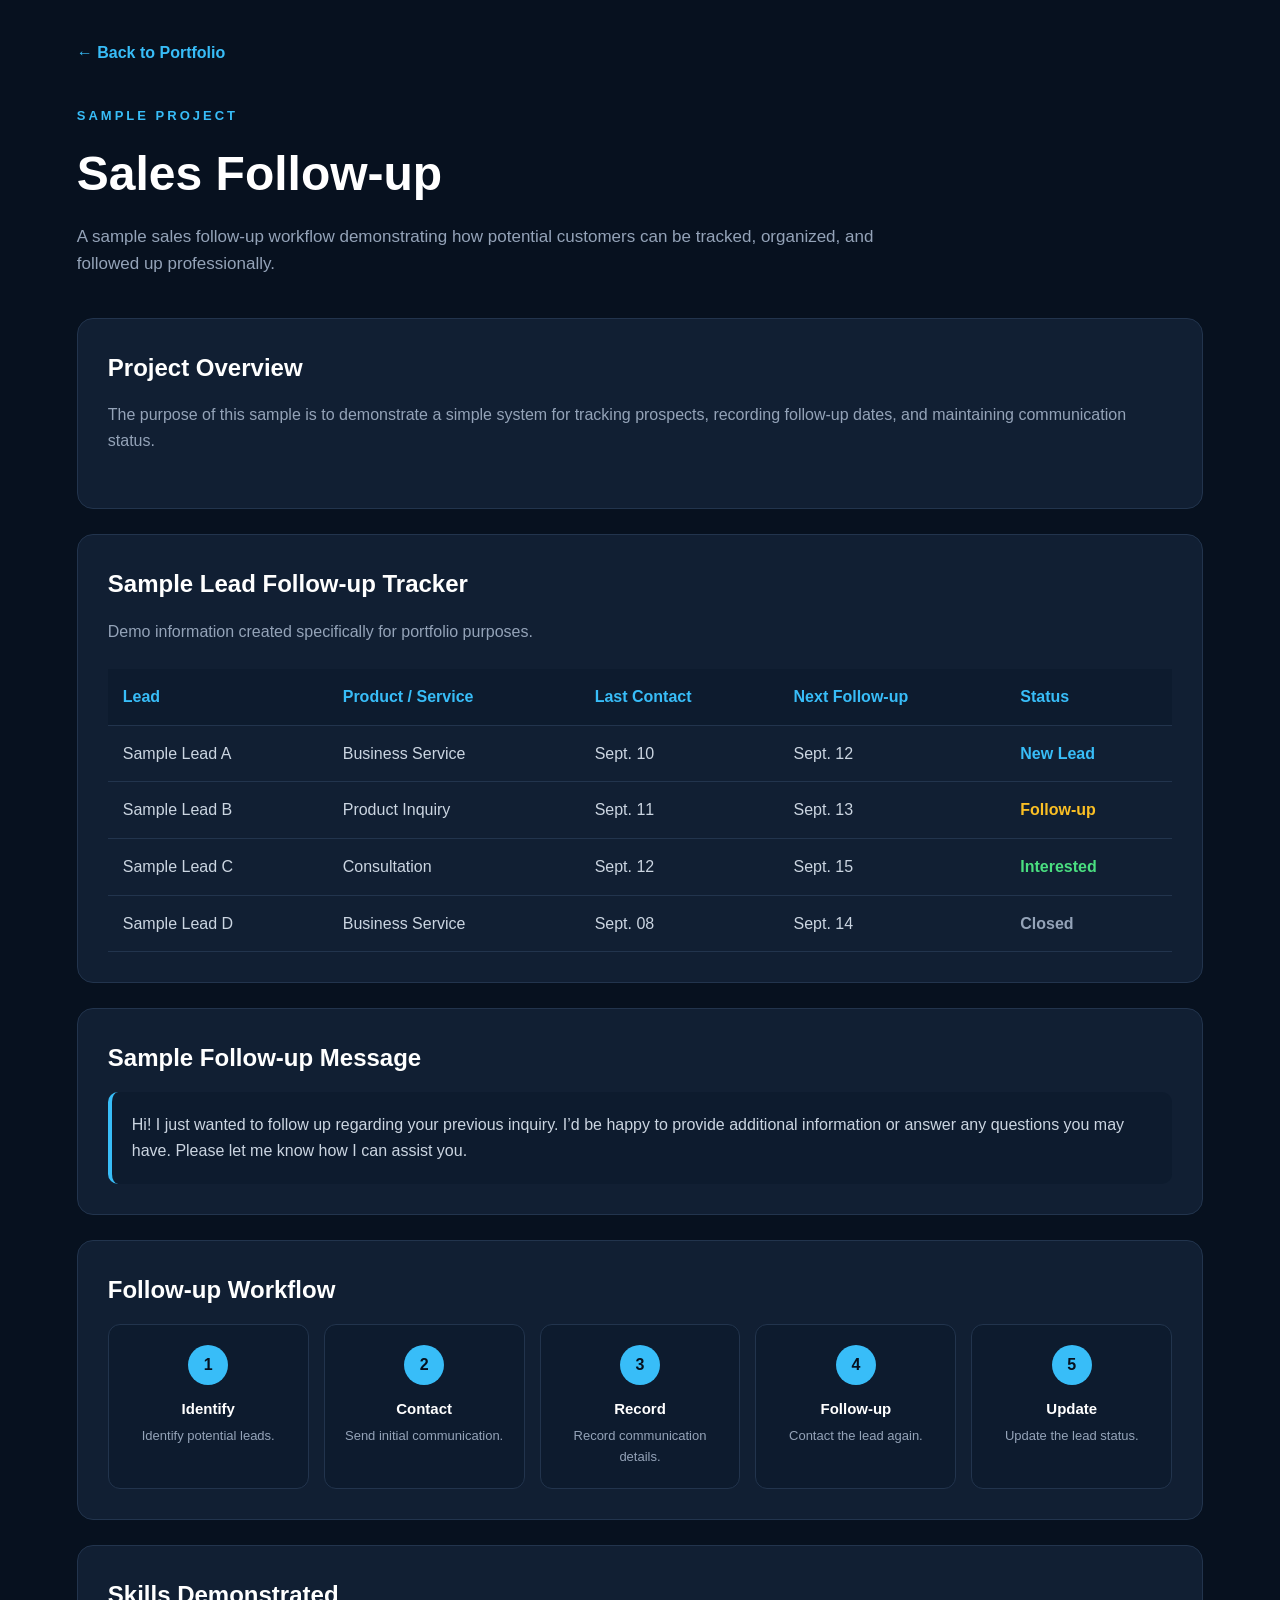
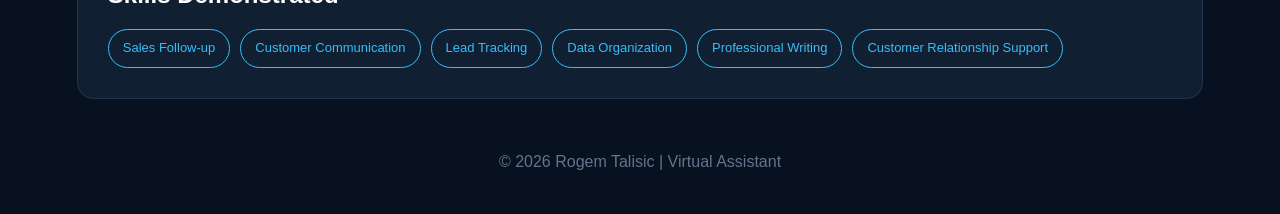
<file: sales-follow-up.html>
<!DOCTYPE html>
<html lang="en">

<head>

    <meta charset="UTF-8">

    <meta name="viewport"
          content="width=device-width, initial-scale=1.0">

    <title>Sales Follow-up Sample | Rogem Talisic</title>

    <style>

        * {
            margin: 0;
            padding: 0;
            box-sizing: border-box;
        }

        body {
            font-family: Arial, sans-serif;
            background: #07111f;
            color: #ffffff;
            line-height: 1.6;
            padding: 40px 6%;
        }

        .container {
            max-width: 1150px;
            margin: auto;
        }

        .back {
            display: inline-block;
            margin-bottom: 40px;
            color: #38bdf8;
            text-decoration: none;
            font-weight: bold;
        }

        .back:hover {
            text-decoration: underline;
        }

        .label {
            color: #38bdf8;
            font-size: 13px;
            font-weight: bold;
            letter-spacing: 3px;
        }

        h1 {
            font-size: 48px;
            margin: 10px 0;
        }

        .intro {
            color: #94a3b8;
            max-width: 800px;
            font-size: 17px;
            margin-bottom: 40px;
        }

        .card {
            background: #111f33;
            border: 1px solid #22344d;
            border-radius: 16px;
            padding: 30px;
            margin-bottom: 25px;
        }

        h2 {
            margin-bottom: 15px;
        }

        .description {
            color: #94a3b8;
            margin-bottom: 25px;
        }

        .table-wrapper {
            overflow-x: auto;
        }

        table {
            width: 100%;
            min-width: 900px;
            border-collapse: collapse;
        }

        th,
        td {
            padding: 15px;
            text-align: left;
            border-bottom: 1px solid #22344d;
        }

        th {
            color: #38bdf8;
            background: #0d1b2e;
        }

        td {
            color: #cbd5e1;
        }

        .new {
            color: #38bdf8;
            font-weight: bold;
        }

        .follow {
            color: #fbbf24;
            font-weight: bold;
        }

        .interested {
            color: #4ade80;
            font-weight: bold;
        }

        .closed {
            color: #94a3b8;
            font-weight: bold;
        }

        .workflow {
            display: grid;
            grid-template-columns: repeat(5, 1fr);
            gap: 15px;
        }

        .step {
            background: #0d1b2e;
            border: 1px solid #22344d;
            padding: 20px;
            border-radius: 12px;
            text-align: center;
        }

        .number {
            width: 40px;
            height: 40px;
            margin: 0 auto 12px;

            display: flex;
            align-items: center;
            justify-content: center;

            border-radius: 50%;

            background: #38bdf8;
            color: #06111f;

            font-weight: bold;
        }

        .step h3 {
            font-size: 15px;
            margin-bottom: 5px;
        }

        .step p {
            color: #94a3b8;
            font-size: 13px;
        }

        .message {
            padding: 20px;

            background: #0d1b2e;

            border-left: 4px solid #38bdf8;

            border-radius: 10px;

            color: #cbd5e1;
        }

        .skills {
            display: flex;
            flex-wrap: wrap;
            gap: 10px;
        }

        .skill {
            padding: 8px 14px;

            border: 1px solid #38bdf8;

            border-radius: 20px;

            color: #38bdf8;

            font-size: 13px;
        }

        .footer {
            text-align: center;
            color: #64748b;
            margin-top: 50px;
        }

        @media (max-width: 900px) {

            .workflow {
                grid-template-columns: repeat(2, 1fr);
            }

        }

        @media (max-width: 600px) {

            body {
                padding: 25px 5%;
            }

            h1 {
                font-size: 38px;
            }

            .workflow {
                grid-template-columns: 1fr;
            }

        }

    </style>

</head>


<body>


<div class="container">


    <a href="index.html" class="back">
        ← Back to Portfolio
    </a>


    <p class="label">
        SAMPLE PROJECT
    </p>


    <h1>
        Sales Follow-up
    </h1>


    <p class="intro">

        A sample sales follow-up workflow demonstrating
        how potential customers can be tracked,
        organized, and followed up professionally.

    </p>



    <!-- OVERVIEW -->

    <div class="card">

        <h2>
            Project Overview
        </h2>

        <p class="description">

            The purpose of this sample is to demonstrate
            a simple system for tracking prospects,
            recording follow-up dates, and maintaining
            communication status.

        </p>

    </div>



    <!-- LEAD TRACKER -->

    <div class="card">

        <h2>
            Sample Lead Follow-up Tracker
        </h2>

        <p class="description">

            Demo information created specifically
            for portfolio purposes.

        </p>


        <div class="table-wrapper">

            <table>

                <thead>

                    <tr>

                        <th>
                            Lead
                        </th>

                        <th>
                            Product / Service
                        </th>

                        <th>
                            Last Contact
                        </th>

                        <th>
                            Next Follow-up
                        </th>

                        <th>
                            Status
                        </th>

                    </tr>

                </thead>


                <tbody>

                    <tr>

                        <td>
                            Sample Lead A
                        </td>

                        <td>
                            Business Service
                        </td>

                        <td>
                            Sept. 10
                        </td>

                        <td>
                            Sept. 12
                        </td>

                        <td class="new">
                            New Lead
                        </td>

                    </tr>


                    <tr>

                        <td>
                            Sample Lead B
                        </td>

                        <td>
                            Product Inquiry
                        </td>

                        <td>
                            Sept. 11
                        </td>

                        <td>
                            Sept. 13
                        </td>

                        <td class="follow">
                            Follow-up
                        </td>

                    </tr>


                    <tr>

                        <td>
                            Sample Lead C
                        </td>

                        <td>
                            Consultation
                        </td>

                        <td>
                            Sept. 12
                        </td>

                        <td>
                            Sept. 15
                        </td>

                        <td class="interested">
                            Interested
                        </td>

                    </tr>


                    <tr>

                        <td>
                            Sample Lead D
                        </td>

                        <td>
                            Business Service
                        </td>

                        <td>
                            Sept. 08
                        </td>

                        <td>
                            Sept. 14
                        </td>

                        <td class="closed">
                            Closed
                        </td>

                    </tr>

                </tbody>

            </table>

        </div>

    </div>



    <!-- SAMPLE MESSAGE -->

    <div class="card">

        <h2>
            Sample Follow-up Message
        </h2>


        <div class="message">

            Hi! I just wanted to follow up regarding
            your previous inquiry. I’d be happy to provide
            additional information or answer any questions
            you may have. Please let me know how I can assist you.

        </div>

    </div>



    <!-- WORKFLOW -->

    <div class="card">

        <h2>
            Follow-up Workflow
        </h2>


        <div class="workflow">


            <div class="step">

                <div class="number">
                    1
                </div>

                <h3>
                    Identify
                </h3>

                <p>
                    Identify potential leads.
                </p>

            </div>


            <div class="step">

                <div class="number">
                    2
                </div>

                <h3>
                    Contact
                </h3>

                <p>
                    Send initial communication.
                </p>

            </div>


            <div class="step">

                <div class="number">
                    3
                </div>

                <h3>
                    Record
                </h3>

                <p>
                    Record communication details.
                </p>

            </div>


            <div class="step">

                <div class="number">
                    4
                </div>

                <h3>
                    Follow-up
                </h3>

                <p>
                    Contact the lead again.
                </p>

            </div>


            <div class="step">

                <div class="number">
                    5
                </div>

                <h3>
                    Update
                </h3>

                <p>
                    Update the lead status.
                </p>

            </div>


        </div>

    </div>



    <!-- SKILLS -->

    <div class="card">

        <h2>
            Skills Demonstrated
        </h2>


        <div class="skills">

            <span class="skill">
                Sales Follow-up
            </span>

            <span class="skill">
                Customer Communication
            </span>

            <span class="skill">
                Lead Tracking
            </span>

            <span class="skill">
                Data Organization
            </span>

            <span class="skill">
                Professional Writing
            </span>

            <span class="skill">
                Customer Relationship Support
            </span>

        </div>

    </div>



    <div class="footer">

        <p>
            © 2026 Rogem Talisic | Virtual Assistant
        </p>

    </div>


</div>


</body>

</html>
</file>
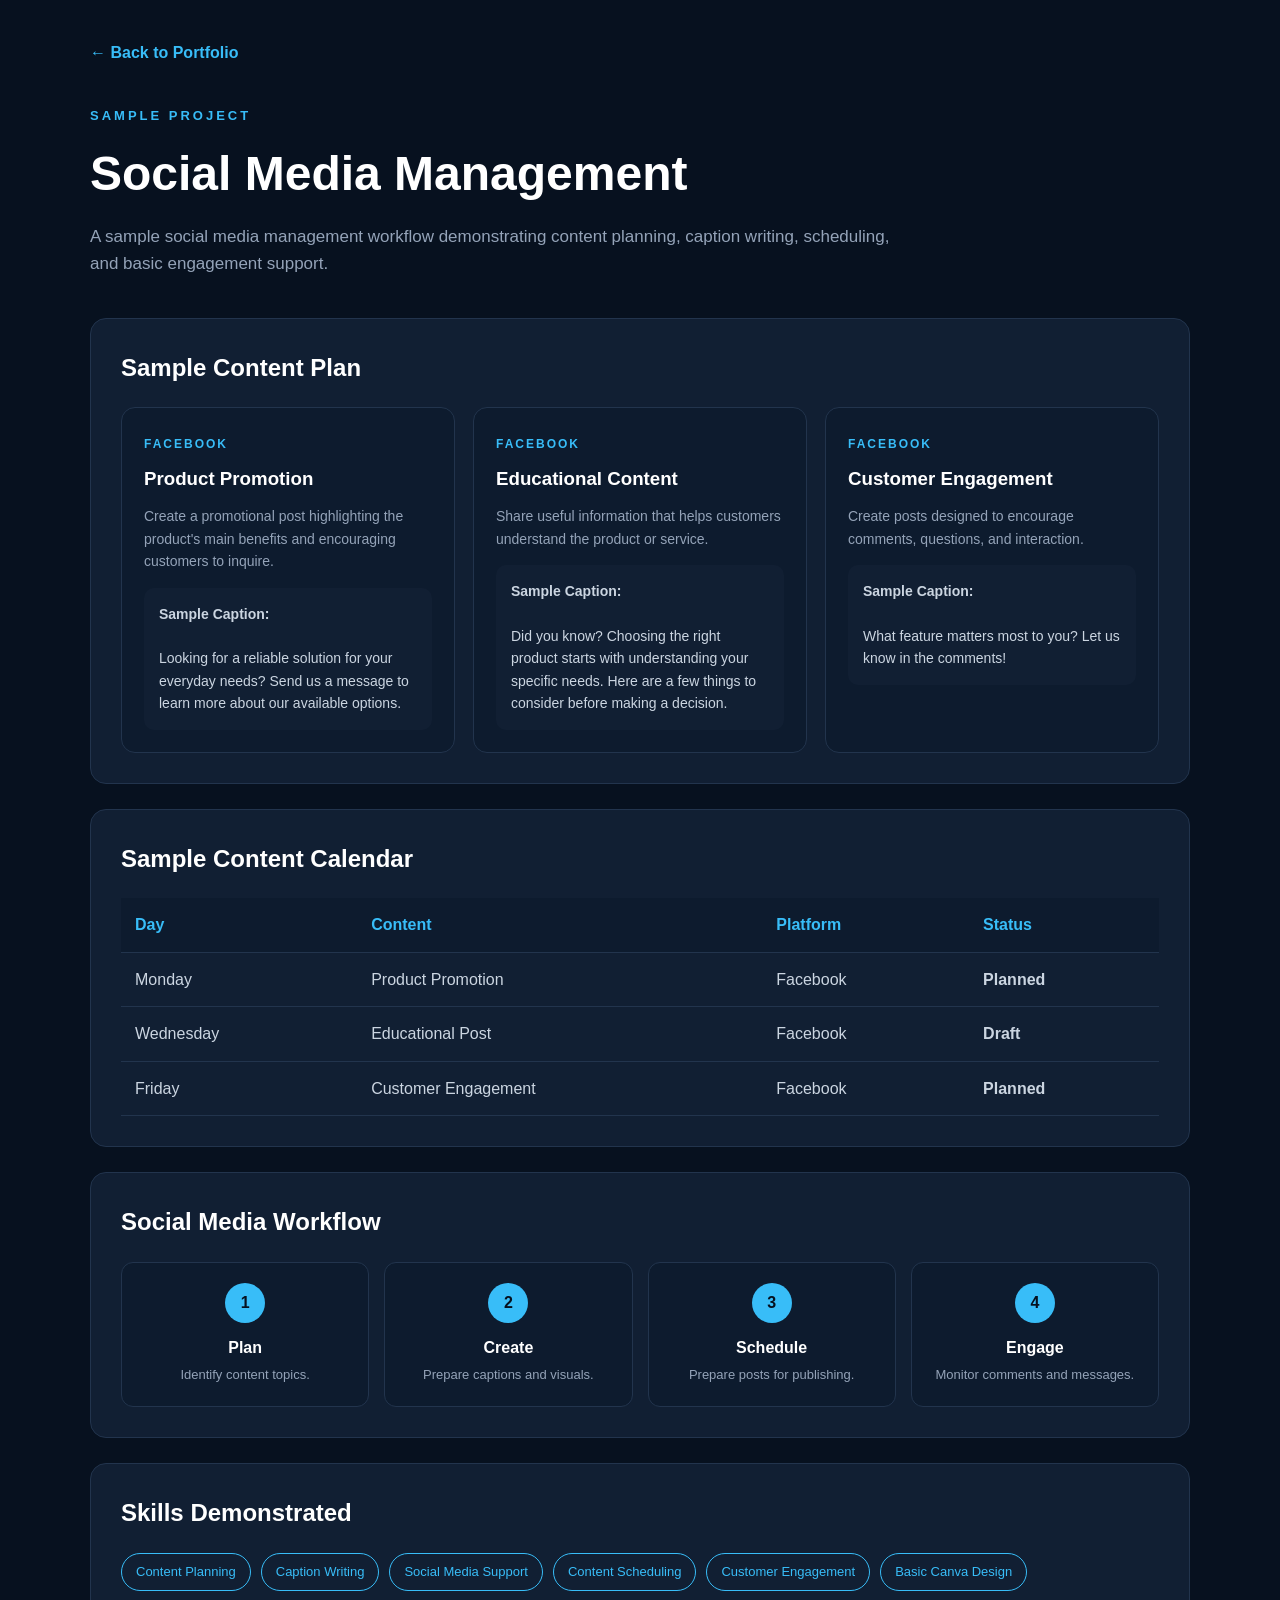
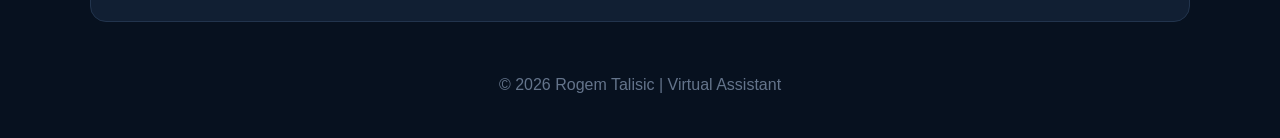
<file: social-media.html>
<!DOCTYPE html>
<html lang="en">

<head>

    <meta charset="UTF-8">

    <meta name="viewport"
          content="width=device-width, initial-scale=1.0">

    <title>Social Media Management | Rogem Talisic</title>

    <style>

        * {
            margin: 0;
            padding: 0;
            box-sizing: border-box;
        }

        body {
            font-family: Arial, sans-serif;
            background: #07111f;
            color: #ffffff;
            line-height: 1.6;
            padding: 40px 6%;
        }

        .container {
            max-width: 1100px;
            margin: auto;
        }

        .back {
            display: inline-block;
            margin-bottom: 40px;
            color: #38bdf8;
            text-decoration: none;
            font-weight: bold;
        }

        .back:hover {
            text-decoration: underline;
        }

        .label {
            color: #38bdf8;
            font-size: 13px;
            font-weight: bold;
            letter-spacing: 3px;
        }

        h1 {
            font-size: 48px;
            margin: 10px 0;
        }

        .intro {
            color: #94a3b8;
            max-width: 800px;
            font-size: 17px;
            margin-bottom: 40px;
        }

        .card {
            background: #111f33;
            border: 1px solid #22344d;
            border-radius: 16px;
            padding: 30px;
            margin-bottom: 25px;
        }

        h2 {
            margin-bottom: 20px;
        }

        .content-grid {
            display: grid;
            grid-template-columns: repeat(3, 1fr);
            gap: 18px;
        }

        .content-card {
            background: #0d1b2e;
            border: 1px solid #22344d;
            border-radius: 14px;
            padding: 22px;
            transition: 0.3s ease;
        }

        .content-card:hover {
            border-color: #38bdf8;
            transform: translateY(-5px);
        }

        .platform {
            color: #38bdf8;
            font-size: 12px;
            font-weight: bold;
            letter-spacing: 2px;
            text-transform: uppercase;
        }

        .content-card h3 {
            margin: 8px 0 12px;
        }

        .content-card p {
            color: #94a3b8;
            font-size: 14px;
        }

        .caption {
            margin-top: 15px;
            padding: 15px;
            background: #111f33;
            border-radius: 10px;
            color: #cbd5e1;
            font-size: 14px;
        }

        .calendar {
            width: 100%;
            border-collapse: collapse;
        }

        .calendar th,
        .calendar td {
            padding: 14px;
            text-align: left;
            border-bottom: 1px solid #22344d;
        }

        .calendar th {
            color: #38bdf8;
            background: #0d1b2e;
        }

        .calendar td {
            color: #cbd5e1;
        }

        .status {
            color: #38bdf8;
            font-weight: bold;
        }

        .workflow {
            display: grid;
            grid-template-columns: repeat(4, 1fr);
            gap: 15px;
        }

        .step {
            background: #0d1b2e;
            border: 1px solid #22344d;
            padding: 20px;
            border-radius: 12px;
            text-align: center;
        }

        .number {
            width: 40px;
            height: 40px;
            margin: 0 auto 12px;

            display: flex;
            align-items: center;
            justify-content: center;

            border-radius: 50%;

            background: #38bdf8;
            color: #06111f;

            font-weight: bold;
        }

        .step h3 {
            font-size: 16px;
            margin-bottom: 5px;
        }

        .step p {
            color: #94a3b8;
            font-size: 13px;
        }

        .skills {
            display: flex;
            flex-wrap: wrap;
            gap: 10px;
        }

        .skill {
            padding: 8px 14px;
            border: 1px solid #38bdf8;
            border-radius: 20px;
            color: #38bdf8;
            font-size: 13px;
        }

        .footer {
            text-align: center;
            color: #64748b;
            margin-top: 50px;
        }

        @media (max-width: 800px) {

            .content-grid {
                grid-template-columns: 1fr;
            }

            .workflow {
                grid-template-columns: 1fr 1fr;
            }

            h1 {
                font-size: 40px;
            }

        }

        @media (max-width: 500px) {

            body {
                padding: 25px 5%;
            }

            .workflow {
                grid-template-columns: 1fr;
            }

            .calendar {
                min-width: 650px;
            }

            .table-wrapper {
                overflow-x: auto;
            }

        }

    </style>

</head>


<body>

<div class="container">


    <a href="index.html" class="back">
        ← Back to Portfolio
    </a>


    <p class="label">
        SAMPLE PROJECT
    </p>


    <h1>
        Social Media Management
    </h1>


    <p class="intro">

        A sample social media management workflow
        demonstrating content planning, caption writing,
        scheduling, and basic engagement support.

    </p>


    <!-- CONTENT PLANNING -->

    <div class="card">

        <h2>
            Sample Content Plan
        </h2>


        <div class="content-grid">


            <div class="content-card">

                <span class="platform">
                    Facebook
                </span>

                <h3>
                    Product Promotion
                </h3>

                <p>
                    Create a promotional post highlighting
                    the product's main benefits and
                    encouraging customers to inquire.
                </p>

                <div class="caption">

                    <strong>Sample Caption:</strong><br><br>

                    Looking for a reliable solution for
                    your everyday needs? Send us a message
                    to learn more about our available options.

                </div>

            </div>


            <div class="content-card">

                <span class="platform">
                    Facebook
                </span>

                <h3>
                    Educational Content
                </h3>

                <p>
                    Share useful information that helps
                    customers understand the product
                    or service.
                </p>

                <div class="caption">

                    <strong>Sample Caption:</strong><br><br>

                    Did you know? Choosing the right
                    product starts with understanding
                    your specific needs. Here are a few
                    things to consider before making a decision.

                </div>

            </div>


            <div class="content-card">

                <span class="platform">
                    Facebook
                </span>

                <h3>
                    Customer Engagement
                </h3>

                <p>
                    Create posts designed to encourage
                    comments, questions, and interaction.
                </p>

                <div class="caption">

                    <strong>Sample Caption:</strong><br><br>

                    What feature matters most to you?
                    Let us know in the comments!

                </div>

            </div>


        </div>

    </div>


    <!-- CONTENT CALENDAR -->

    <div class="card">

        <h2>
            Sample Content Calendar
        </h2>


        <div class="table-wrapper">

            <table class="calendar">

                <thead>

                    <tr>

                        <th>
                            Day
                        </th>

                        <th>
                            Content
                        </th>

                        <th>
                            Platform
                        </th>

                        <th>
                            Status
                        </th>

                    </tr>

                </thead>


                <tbody>

                    <tr>

                        <td>
                            Monday
                        </td>

                        <td>
                            Product Promotion
                        </td>

                        <td>
                            Facebook
                        </td>

                        <td class="status">
                            Planned
                        </td>

                    </tr>


                    <tr>

                        <td>
                            Wednesday
                        </td>

                        <td>
                            Educational Post
                        </td>

                        <td>
                            Facebook
                        </td>

                        <td class="status">
                            Draft
                        </td>

                    </tr>


                    <tr>

                        <td>
                            Friday
                        </td>

                        <td>
                            Customer Engagement
                        </td>

                        <td>
                            Facebook
                        </td>

                        <td class="status">
                            Planned
                        </td>

                    </tr>

                </tbody>

            </table>

        </div>

    </div>


    <!-- WORKFLOW -->

    <div class="card">

        <h2>
            Social Media Workflow
        </h2>


        <div class="workflow">


            <div class="step">

                <div class="number">
                    1
                </div>

                <h3>
                    Plan
                </h3>

                <p>
                    Identify content topics.
                </p>

            </div>


            <div class="step">

                <div class="number">
                    2
                </div>

                <h3>
                    Create
                </h3>

                <p>
                    Prepare captions and visuals.
                </p>

            </div>


            <div class="step">

                <div class="number">
                    3
                </div>

                <h3>
                    Schedule
                </h3>

                <p>
                    Prepare posts for publishing.
                </p>

            </div>


            <div class="step">

                <div class="number">
                    4
                </div>

                <h3>
                    Engage
                </h3>

                <p>
                    Monitor comments and messages.
                </p>

            </div>


        </div>

    </div>


    <!-- SKILLS -->

    <div class="card">

        <h2>
            Skills Demonstrated
        </h2>


        <div class="skills">

            <span class="skill">
                Content Planning
            </span>

            <span class="skill">
                Caption Writing
            </span>

            <span class="skill">
                Social Media Support
            </span>

            <span class="skill">
                Content Scheduling
            </span>

            <span class="skill">
                Customer Engagement
            </span>

            <span class="skill">
                Basic Canva Design
            </span>

        </div>

    </div>


    <div class="footer">

        <p>
            © 2026 Rogem Talisic | Virtual Assistant
        </p>

    </div>


</div>

</body>

</html>
</file>
<file: style.css>
/* ========================================
   ROGEM TALISIC - VA PORTFOLIO
   COMPLETE WEBSITE STYLE
======================================== */

* {
    margin: 0;
    padding: 0;
    box-sizing: border-box;
    scroll-behavior: smooth;
}

:root {
    --bg: #07111f;
    --bg-light: #0d1b2e;
    --card: #111f33;
    --card-hover: #162a43;
    --blue: #38bdf8;
    --blue-dark: #0284c7;
    --white: #ffffff;
    --text: #cbd5e1;
    --muted: #94a3b8;
    --border: #22344d;
}

body {
    font-family: Arial, Helvetica, sans-serif;
    background: var(--bg);
    color: var(--white);
    line-height: 1.6;
}


/* ========================================
   NAVIGATION
======================================== */

nav {
    width: 100%;
    height: 75px;

    padding: 0 7%;

    display: flex;
    align-items: center;
    justify-content: space-between;

    position: sticky;
    top: 0;
    z-index: 1000;

    background: rgba(7, 17, 31, 0.96);
    border-bottom: 1px solid var(--border);

    backdrop-filter: blur(12px);
}

.logo {
    color: var(--white);
    font-size: 25px;
    font-weight: 900;
    letter-spacing: 3px;
}

.nav-links {
    display: flex;
    align-items: center;
    gap: 28px;
}

.nav-links a {
    color: var(--text);
    text-decoration: none;
    font-size: 14px;
    font-weight: 600;

    transition: 0.3s ease;
}

.nav-links a:hover {
    color: var(--blue);
}


/* ========================================
   HERO
======================================== */

.hero {
    min-height: calc(100vh - 75px);

    padding: 80px 8%;

    display: flex;
    align-items: center;
    justify-content: space-between;

    gap: 70px;

    background:
        radial-gradient(
            circle at 80% 30%,
            rgba(14, 116, 144, 0.35),
            transparent 35%
        ),
        var(--bg);
}

.hero-text {
    max-width: 680px;
}

.small-title {
    color: var(--blue);

    font-size: 15px;
    font-weight: 800;

    letter-spacing: 5px;

    margin-bottom: 18px;
}

.hero h1 {
    font-size: clamp(48px, 7vw, 82px);

    line-height: 1.05;

    margin-bottom: 12px;

    letter-spacing: -2px;
}

.hero h2 {
    color: var(--blue);

    font-size: 32px;

    margin-bottom: 20px;
}

.description {
    max-width: 600px;

    color: var(--text);

    font-size: 18px;

    line-height: 1.8;
}


/* ========================================
   BUTTONS
======================================== */

.buttons {
    display: flex;

    gap: 15px;

    margin-top: 35px;
}

.btn {
    display: inline-block;

    padding: 14px 27px;

    border-radius: 8px;

    text-decoration: none;

    font-size: 15px;
    font-weight: 700;

    transition: 0.3s ease;
}

.primary {
    background: var(--blue);

    color: #06111f;

    box-shadow: 0 8px 25px rgba(56, 189, 248, 0.15);
}

.primary:hover {
    background: #7dd3fc;

    transform: translateY(-3px);

    box-shadow: 0 12px 30px rgba(56, 189, 248, 0.3);
}

.secondary {
    color: var(--blue);

    border: 1px solid var(--blue);

    background: transparent;
}

.secondary:hover {
    background: var(--blue);

    color: #06111f;

    transform: translateY(-3px);
}


/* ========================================
   PROFILE CARD
======================================== */

.hero-card {
    width: 350px;

    padding: 40px 30px;

    text-align: center;

    background: rgba(17, 31, 51, 0.85);

    border: 1px solid var(--border);

    border-radius: 24px;

    box-shadow:
        0 25px 70px rgba(0, 0, 0, 0.35);

    transition: 0.3s ease;
}

.hero-card:hover {
    transform: translateY(-6px);

    border-color: rgba(56, 189, 248, 0.5);
}


/* PROFILE IMAGE */

.profile-circle {
    width: 170px;
    height: 170px;

    margin: 0 auto 25px;

    border-radius: 50%;

    overflow: hidden;

    border: 5px solid var(--blue);

    background: var(--blue);

    box-shadow:
        0 10px 35px rgba(56, 189, 248, 0.25);
}

.profile-circle img {
    width: 100%;
    height: 100%;

    display: block;

    object-fit: cover;

    object-position: center top;
}

.hero-card h3 {
    font-size: 21px;

    margin-bottom: 10px;
}

.hero-card p {
    color: var(--muted);

    font-size: 15px;
}


/* ========================================
   GENERAL SECTIONS
======================================== */

.section {
    max-width: 1300px;

    margin: auto;

    padding: 110px 8%;
}

.section-title {
    margin-bottom: 50px;
}

.section-title p {
    color: var(--blue);

    font-size: 13px;

    font-weight: 800;

    letter-spacing: 4px;

    margin-bottom: 8px;
}

.section-title h2 {
    font-size: 45px;

    line-height: 1.2;
}


/* ========================================
   ABOUT
======================================== */

.about-content {
    max-width: 900px;

    color: var(--text);

    font-size: 17px;
}

.about-content p {
    margin-bottom: 20px;
}

.about-content h3 {
    color: var(--white);

    font-size: 25px;

    margin-bottom: 5px;
}


/* ========================================
   SERVICES
======================================== */

.services-grid {
    display: grid;

    grid-template-columns: repeat(3, 1fr);

    gap: 22px;
}

.service-card {
    padding: 32px;

    min-height: 190px;

    background: var(--card);

    border: 1px solid var(--border);

    border-radius: 16px;

    transition: 0.3s ease;
}

.service-card:hover {
    transform: translateY(-8px);

    background: var(--card-hover);

    border-color: var(--blue);

    box-shadow:
        0 15px 40px rgba(0, 0, 0, 0.25);
}

.service-card h3 {
    color: var(--white);

    font-size: 20px;

    margin-bottom: 12px;
}

.service-card p {
    color: var(--muted);

    font-size: 15px;
}


/* ========================================
   PORTFOLIO
======================================== */

.portfolio-grid {
    display: grid;

    grid-template-columns: repeat(3, 1fr);

    gap: 22px;
}

.portfolio-card {
    min-height: 220px;

    padding: 32px;

    display: flex;

    flex-direction: column;

    justify-content: flex-end;

    background:
        linear-gradient(
            145deg,
            #13243a,
            #0d1728
        );

    border: 1px solid var(--border);

    border-radius: 18px;

    transition: 0.3s ease;
}

.portfolio-card:hover {
    transform: translateY(-8px);

    border-color: var(--blue);

    box-shadow:
        0 20px 45px rgba(0, 0, 0, 0.3);
}

.portfolio-card h3 {
    color: var(--white);

    font-size: 21px;

    margin-bottom: 10px;
}

.portfolio-card p {
    color: var(--muted);

    font-size: 15px;
}


/* ========================================
   CONTACT
======================================== */

.contact {
    text-align: center;

    max-width: 900px;
}

.contact > p {
    color: var(--muted);

    font-size: 18px;

    margin-bottom: 30px;
}


/* ========================================
   FOOTER
======================================== */

footer {
    padding: 30px 20px;

    text-align: center;

    color: #64748b;

    font-size: 14px;

    border-top: 1px solid var(--border);

    background: #050c16;
}


/* ========================================
   MOBILE / TABLET
======================================== */

@media (max-width: 1000px) {

    .hero {
        padding: 70px 6%;

        gap: 40px;
    }

    .hero h1 {
        font-size: 60px;
    }

    .hero-card {
        width: 320px;
    }

    .services-grid,
    .portfolio-grid {
        grid-template-columns: repeat(2, 1fr);
    }

}


/* ========================================
   MOBILE
======================================== */

@media (max-width: 700px) {

    nav {
        height: auto;

        padding: 18px 5%;

        flex-direction: column;

        gap: 15px;
    }

    .nav-links {
        gap: 15px;

        flex-wrap: wrap;

        justify-content: center;
    }

    .nav-links a {
        font-size: 12px;
    }

    .hero {
        min-height: auto;

        padding: 70px 5%;

        flex-direction: column;

        text-align: center;
    }

    .hero-text {
        width: 100%;
    }

    .hero h1 {
        font-size: 48px;

        letter-spacing: -1px;
    }

    .hero h2 {
        font-size: 26px;
    }

    .description {
        margin: auto;

        font-size: 16px;
    }

    .buttons {
        justify-content: center;

        flex-wrap: wrap;
    }

    .hero-card {
        width: 100%;

        max-width: 350px;
    }

    .profile-circle {
        width: 160px;
        height: 160px;
    }

    .section {
        padding: 80px 5%;
    }

    .section-title h2 {
        font-size: 36px;
    }

    .services-grid,
    .portfolio-grid {
        grid-template-columns: 1fr;
    }

}


/* ========================================
   SMALL PHONES
======================================== */

@media (max-width: 430px) {

    .hero h1 {
        font-size: 40px;
    }

    .hero h2 {
        font-size: 23px;
    }

    .small-title {
        font-size: 12px;

        letter-spacing: 3px;
    }

    .btn {
        width: 100%;

        text-align: center;
    }

    .profile-circle {
        width: 145px;
        height: 145px;
    }

}
</file>
